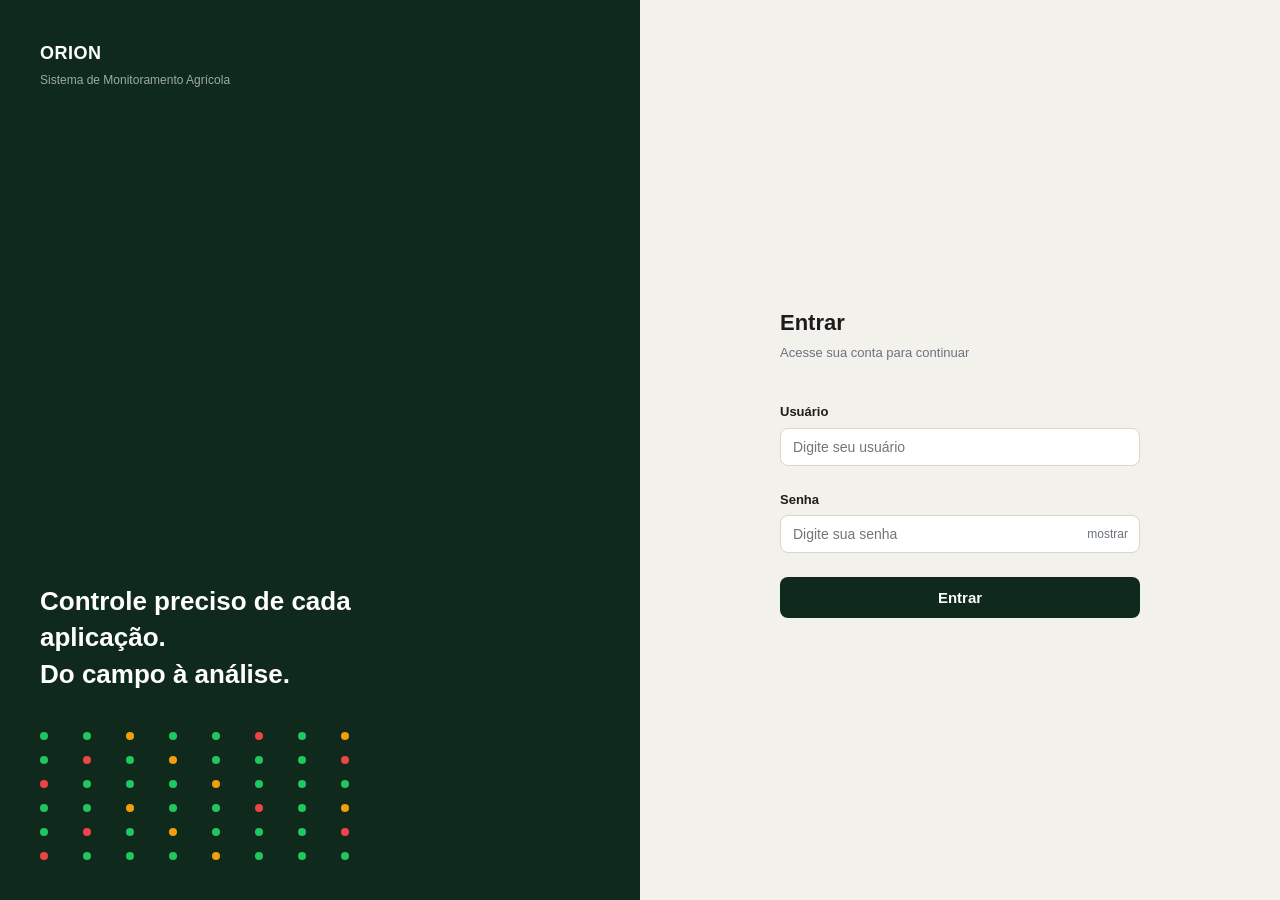
<file: orion-frontend/orion-frontend/index.html>
<!DOCTYPE html>
<html lang="pt-BR">
<head>
    <meta charset="UTF-8">
    <meta name="viewport" content="width=device-width, initial-scale=1.0">
    <title>Orion - Entrar</title>

    <link rel="stylesheet" href="css/style.css">
</head>
<body>
    <div class="login-page">
       
        <aside class="login-hero">
            <div class="login-hero__brand">
                <span class="login-hero__brand-name">ORION</span>
                <span class="login-hero__brand-tag">Sistema de Monitoramento Agrícola</span>
            </div>

            <div class="login-hero__content">
                <h1 class="login-hero__headline">
                    Controle preciso de cada aplicação.<br>
                    Do campo à análise.
                </h1>

                
                <div class="talhao-grid" aria-hidden="true">
                    <span class="dot dot--green"></span>
                    <span class="dot dot--green"></span>
                    <span class="dot dot--orange"></span>
                    <span class="dot dot--green"></span>
                    <span class="dot dot--green"></span>
                    <span class="dot dot--red"></span>
                    <span class="dot dot--green"></span>
                    <span class="dot dot--orange"></span>

                    <span class="dot dot--green"></span>
                    <span class="dot dot--red"></span>
                    <span class="dot dot--green"></span>
                    <span class="dot dot--orange"></span>
                    <span class="dot dot--green"></span>
                    <span class="dot dot--green"></span>
                    <span class="dot dot--green"></span>
                    <span class="dot dot--red"></span>

                    <span class="dot dot--red"></span>
                    <span class="dot dot--green"></span>
                    <span class="dot dot--green"></span>
                    <span class="dot dot--green"></span>
                    <span class="dot dot--orange"></span>
                    <span class="dot dot--green"></span>
                    <span class="dot dot--green"></span>
                    <span class="dot dot--green"></span>

                    <span class="dot dot--green"></span>
                    <span class="dot dot--green"></span>
                    <span class="dot dot--orange"></span>
                    <span class="dot dot--green"></span>
                    <span class="dot dot--green"></span>
                    <span class="dot dot--red"></span>
                    <span class="dot dot--green"></span>
                    <span class="dot dot--orange"></span>

                    <span class="dot dot--green"></span>
                    <span class="dot dot--red"></span>
                    <span class="dot dot--green"></span>
                    <span class="dot dot--orange"></span>
                    <span class="dot dot--green"></span>
                    <span class="dot dot--green"></span>
                    <span class="dot dot--green"></span>
                    <span class="dot dot--red"></span>

                    <span class="dot dot--red"></span>
                    <span class="dot dot--green"></span>
                    <span class="dot dot--green"></span>
                    <span class="dot dot--green"></span>
                    <span class="dot dot--orange"></span>
                    <span class="dot dot--green"></span>
                    <span class="dot dot--green"></span>
                    <span class="dot dot--green"></span>
                </div>
            </div>
        </aside>

   
        <main class="login-form-painel">
            <form class="login-form" id="loginForm" novalidate>
                <h2 class="login-form__title">Entrar</h2>
                <p class="login-form__subtitle">Acesse sua conta para continuar</p>

                <div class="field">
                    <label for="usuario">Usuário</label>
                    <input type="text" id="usuario" name="usuario" placeholder="Digite seu usuário" autocomplete="username">
                </div>

                <div class="field">
                    <label for="senha">Senha</label>
                    <div class="field__password-wrapper">
                        <input type="password" id="senha" name="senha" placeholder="Digite sua senha" autocomplete="current-password">
                        <button type="button" class="field__toggle" id="toggleSenha">mostrar</button>
                    </div>
                </div>

                <button type="submit" class="btn-primary" id="btnEntrar">Entrar</button>

                <p class="login-form__error" id="loginError" hidden>
                    Usuário ou senha inválidos.
                </p>
            </form>
        </main>

    </div>

    <script src="js/dados.js"></script>
    <script src="js/script.js"></script>
</body>
</html>
</file>
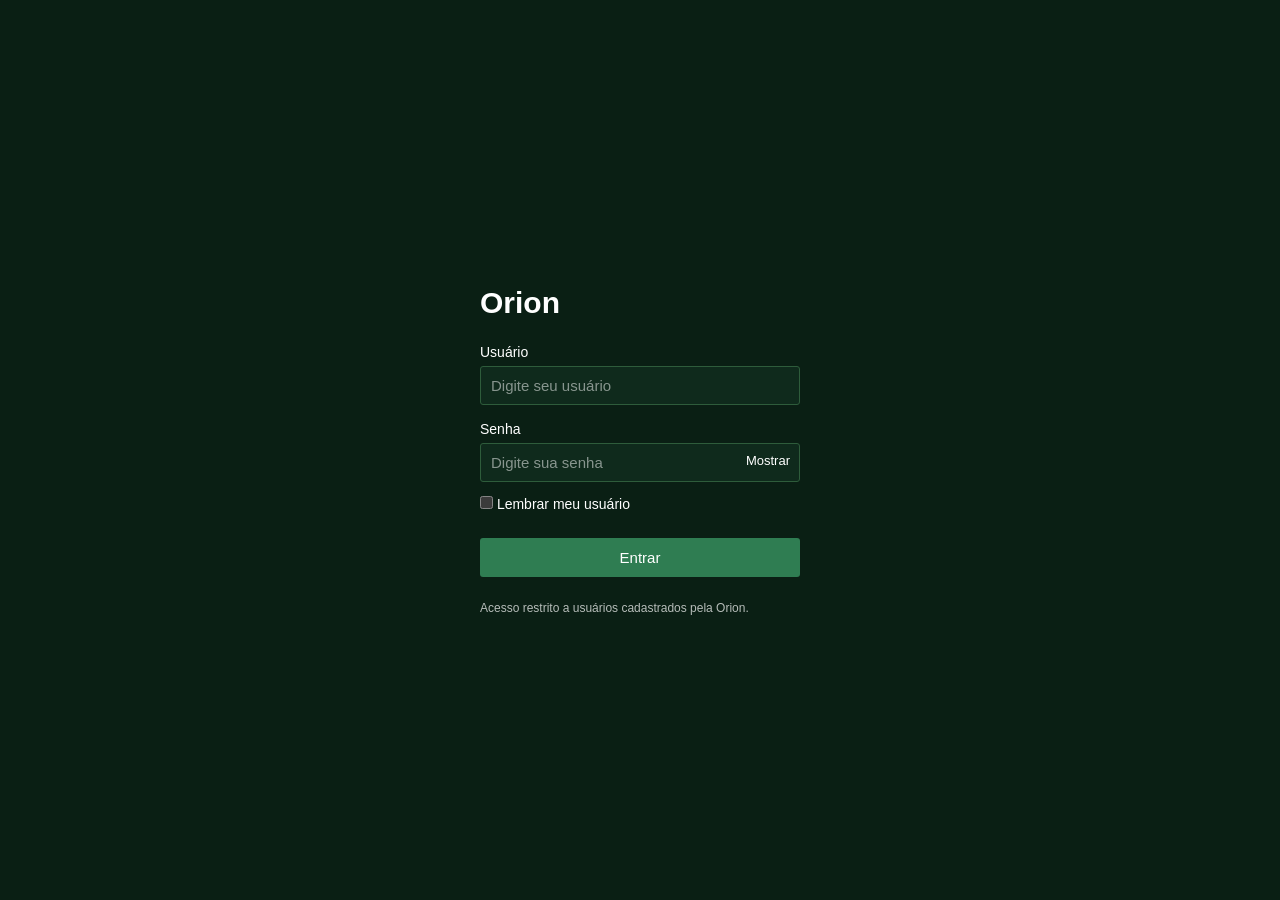
<file: Orion - Login/Projeto Orion - Login/Projeto Orion - Teste/index.html>
<!DOCTYPE html>
<html lang="pt-BR">
<head>
    <meta charset="UTF-8">
    <meta name="viewport" content="width=device-width, initial-scale=1.0">
    <title>Orion - Entrar</title>
    <link rel="stylesheet" href="css/style.css">
</head>
<body>
    <form id="loginForm" novalidate>
        <h1>Orion</h1>

        <label for="usuario">Usuário</label>
        <input type="text" id="usuario" placeholder="Digite seu usuário" autocomplete="username">

        <label for="senha">Senha</label>
        <div class="campo-senha">
            <input type="password" id="senha" placeholder="Digite sua senha" autocomplete="current-password">
            <button type="button" class="mostrar" id="toggleSenha">Mostrar</button>
        </div>

        <label class="lembrar">
            <input type="checkbox" id="lembrar"> Lembrar meu usuário
        </label>

        <button type="submit" class="btn" id="btnEntrar">Entrar</button>

        <p class="mensagem erro" id="loginError"></p>
        <p class="mensagem sucesso" id="loginSucesso"></p>

        <p class="nota">Acesso restrito a usuários cadastrados pela Orion.</p>
    </form>

    <script src="js/dados.js"></script>
    <script src="js/script.js"></script>
</body>
</html>
</file>
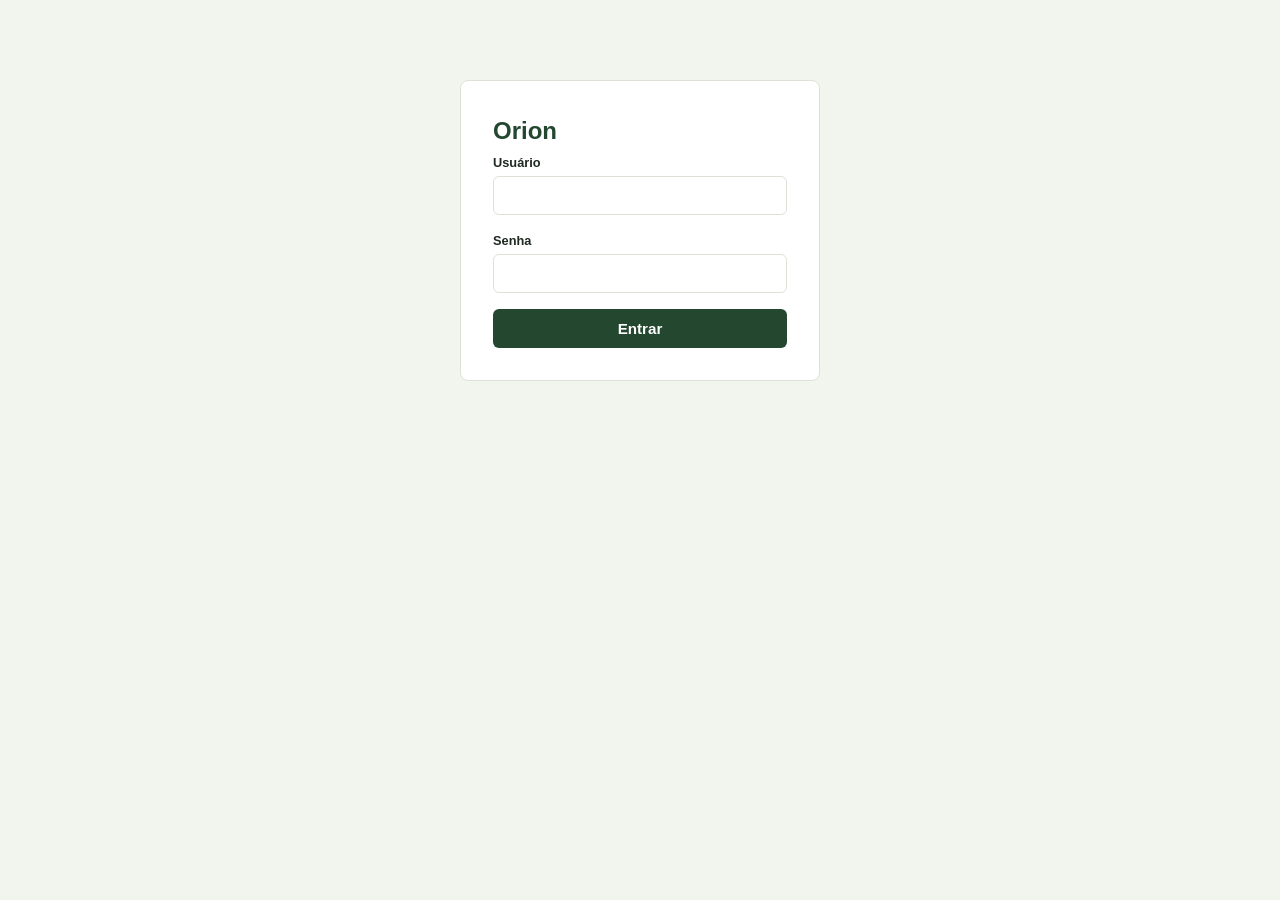
<file: dashboard.html>
<!DOCTYPE html>
<html lang="pt-br">
<head>
    <meta charset="UTF-8">
    <meta name="viewport" content="width=device-width, initial-scale=1.0">
    <title>Painel de Inteligência Climática — Orion</title>
    <link rel="stylesheet" href="dashboard.css">
</head>
<body>


    <div id="tela-login" class="login-caixa">
        <h1>Orion</h1>
        <form id="form-login">
            <label for="usuario">Usuário</label>
            <input type="text" id="usuario" autocomplete="username" required>
            <label for="senha">Senha</label>
            <input type="password" id="senha" autocomplete="current-password" required>
            <button type="submit" id="botao-entrar">Entrar</button>
        </form>
        <p class="login-erro" id="login-erro" style="display:none;"></p>
    </div>


    <div id="tela-dashboard" style="display:none;">
        <header class="topo">
            <div>
                <h1>Orion</h1>
            </div>
            <div class="topo__usuario">
                <strong id="nome-usuario">—</strong>
                <span id="papel-usuario">—</span>
                <br>
                <button class="botao-sair" id="botao-sair">Sair</button>
            </div>
        </header>

        <main>
            <section class="resumo" id="resumo-cartoes">
                <div class="cartao">
                    <span class="cartao-numero" id="num-total">0</span>
                    <span class="cartao-texto">talhões no período</span>
                </div>
                <div class="cartao favoravel">
                    <span class="cartao-numero" id="num-favoravel">0</span>
                    <span class="cartao-texto">favorável</span>
                </div>
                <div class="cartao moderado">
                    <span class="cartao-numero" id="num-moderado">0</span>
                    <span class="cartao-texto">moderado</span>
                </div>
                <div class="cartao desfavoravel">
                    <span class="cartao-numero" id="num-desfavoravel">0</span>
                    <span class="cartao-texto">desfavorável</span>
                </div>
            </section>

            <p class="aviso" id="aviso-semdado" style="display:none;"></p>
            <p class="aviso aviso-ilustrativo">
                <strong>Nota:</strong> as colunas de dose prescrita/aplicada, desvio e motivo provável do
                desvio são ilustrativas — a Orion ainda não possui, hoje, uma forma de medir
                automaticamente quanto de bioinsumo foi de fato aplicado em campo. Quando o desvio foge
                do esperado, o motivo provável cruza isso com o clima real do dia (mesma fonte da coluna
                de Classificação climática) para apontar chuva ou vento forte como possível fator. As
                colunas de clima (chuva, vento e classificação) são calculadas a partir de dados reais.
            </p>

            <section>
                <h2>Aplicação de bioinsumo e condição climática por talhão</h2>
                <div class="tabela-caixa">
                    <table>
                        <thead>
                            <tr>
                                <th>Talhão</th>
                                <th id="th-produtor" style="display:none;">Produtor</th>
                                <th>Data</th>
                                <th class="num">Dose prescrita</th>
                                <th class="num">Dose aplicada*</th>
                                <th class="num">Desvio*</th>
                                <th>Status aplicação*</th>
                                <th class="motivo">Motivo provável do desvio*</th>
                                <th class="num">Chuva (mm)</th>
                                <th class="num">Vento (km/h)</th>
                                <th>Classificação clima</th>
                                <th>Motivo</th>
                            </tr>
                        </thead>
                        <tbody id="corpo-tabela">
                            <tr><td colspan="11" class="vazio">Carregando...</td></tr>
                        </tbody>
                    </table>
                </div>
            </section>
        </main>
    </div>

    <script>

        const ehLocal = window.location.protocol === "file:"
            || window.location.hostname === "127.0.0.1"
            || window.location.hostname === "localhost";
        const API_BASE = ehLocal ? "http://127.0.0.1:5000" : window.location.origin;

        const telaLogin = document.getElementById("tela-login");
        const telaDashboard = document.getElementById("tela-dashboard");
        const formLogin = document.getElementById("form-login");
        const loginErro = document.getElementById("login-erro");
        const botaoEntrar = document.getElementById("botao-entrar");
        const botaoSair = document.getElementById("botao-sair");

        function mapaClasse(classificacao) {
            switch (classificacao) {
                case "Favorável": return "favoravel";
                case "Moderado": return "moderado";
                case "Desfavorável": return "desfavoravel";
                default: return "semdado";
            }
        }

        function mapaClasseStatus(status) {
            switch (status) {
                case "Dentro do esperado": return "favoravel";
                case "Abaixo do esperado": return "moderado";
                case "Acima do esperado": return "desfavoravel";
                default: return "semdado";
            }
        }

        function formatarDataBR(dataISO) {
            const [ano, mes, dia] = dataISO.split("-");
            return `${dia}/${mes}`;
        }

        function renderizarPainel(dados) {
            document.getElementById("nome-usuario").textContent = dados.nome;
            document.getElementById("papel-usuario").textContent =
                dados.papel === "orion" ? "Equipe Orion" : "Produtor";

            const talhoes = dados.talhoes;
            const vePapel = dados.papel === "orion";
            document.getElementById("th-produtor").style.display = vePapel ? "" : "none";

            const contagem = { "Favorável": 0, "Moderado": 0, "Desfavorável": 0, "Sem dado disponível": 0 };
            talhoes.forEach(t => { contagem[t.classificacao] = (contagem[t.classificacao] || 0) + 1; });

            document.getElementById("num-total").textContent = talhoes.length;
            document.getElementById("num-favoravel").textContent = contagem["Favorável"];
            document.getElementById("num-moderado").textContent = contagem["Moderado"];
            document.getElementById("num-desfavoravel").textContent = contagem["Desfavorável"];

            const avisoSemDado = document.getElementById("aviso-semdado");
            if (contagem["Sem dado disponível"] > 0) {
                avisoSemDado.style.display = "block";
                avisoSemDado.innerHTML =
                    `<strong>${contagem["Sem dado disponível"]} talhão(ões)</strong> sem dado climático disponível ` +
                    `(a data da aplicação está fora do período coberto pelo histórico de clima registrado).`;
            } else {
                avisoSemDado.style.display = "none";
            }

            const corpo = document.getElementById("corpo-tabela");
            corpo.innerHTML = "";

            if (talhoes.length === 0) {
                corpo.innerHTML = `<tr><td colspan="11" class="vazio">Nenhum talhão encontrado.</td></tr>`;
                return;
            }

            talhoes.forEach(t => {
                const classe = mapaClasse(t.classificacao);
                const classeStatus = mapaClasseStatus(t.status_aplicacao);
                const chuva = t.chuva_mm !== null && t.chuva_mm !== undefined ? t.chuva_mm.toFixed(1) : "—";
                const vento = t.vento_kmh !== null && t.vento_kmh !== undefined ? t.vento_kmh.toFixed(1) : "—";
                const desvioFormatado = (t.desvio_pct > 0 ? "+" : "") + t.desvio_pct.toFixed(1) + "%";

                const linha = document.createElement("tr");
                linha.innerHTML = `
                    <td><strong>${t.talhao}</strong></td>
                    ${vePapel ? `<td>${t.produtor}</td>` : ""}
                    <td>${formatarDataBR(t.data)}</td>
                    <td class="num">${t.dose_prescrita}</td>
                    <td class="num">${t.dose_aplicada}</td>
                    <td class="num">${desvioFormatado}</td>
                    <td><span class="selo ${classeStatus}">${t.status_aplicacao}</span></td>
                    <td class="motivo">${t.motivo_desvio}</td>
                    <td class="num">${chuva}</td>
                    <td class="num">${vento}</td>
                    <td><span class="selo ${classe}">${t.classificacao}</span></td>
                    <td class="motivo">${t.motivo}</td>
                `;
                corpo.appendChild(linha);
            });
        }

        async function fazerLogin(usuario, senha) {
            const resposta = await fetch(`${API_BASE}/login`, {
                method: "POST",
                headers: { "Content-Type": "application/json" },
                body: JSON.stringify({ usuario, senha }),
            });
            const dados = await resposta.json();
            if (!resposta.ok || !dados.sucesso) {
                throw new Error(dados.motivo || "Não foi possível entrar.");
            }
            return dados;
        }

        formLogin.addEventListener("submit", async (evento) => {
            evento.preventDefault();
            loginErro.style.display = "none";
            botaoEntrar.disabled = true;
            botaoEntrar.textContent = "Entrando...";

            const usuario = document.getElementById("usuario").value.trim();
            const senha = document.getElementById("senha").value;

            try {
                const dados = await fazerLogin(usuario, senha);
                sessionStorage.setItem("orion_usuario", usuario);
                sessionStorage.setItem("orion_senha", senha);
                renderizarPainel(dados);
                telaLogin.style.display = "none";
                telaDashboard.style.display = "block";
            } catch (erro) {
                loginErro.textContent = erro.message.includes("fetch") || erro.message.includes("Failed")
                    ? "Não foi possível conectar ao servidor. Verifique se o Flask (app.py) está rodando em 127.0.0.1:5000."
                    : erro.message;
                loginErro.style.display = "block";
            } finally {
                botaoEntrar.disabled = false;
                botaoEntrar.textContent = "Entrar";
            }
        });

        botaoSair.addEventListener("click", () => {
            sessionStorage.removeItem("orion_usuario");
            sessionStorage.removeItem("orion_senha");
            telaDashboard.style.display = "none";
            telaLogin.style.display = "block";
            document.getElementById("form-login").reset();
        });

        (async () => {
            const usuarioSalvo = sessionStorage.getItem("orion_usuario");
            const senhaSalva = sessionStorage.getItem("orion_senha");
            if (usuarioSalvo && senhaSalva) {
                try {
                    const dados = await fazerLogin(usuarioSalvo, senhaSalva);
                    renderizarPainel(dados);
                    telaLogin.style.display = "none";
                    telaDashboard.style.display = "block";
                } catch (erro) {
                    sessionStorage.removeItem("orion_usuario");
                    sessionStorage.removeItem("orion_senha");
                }
            }
        })();
    </script>
</body>
</html>
</file>
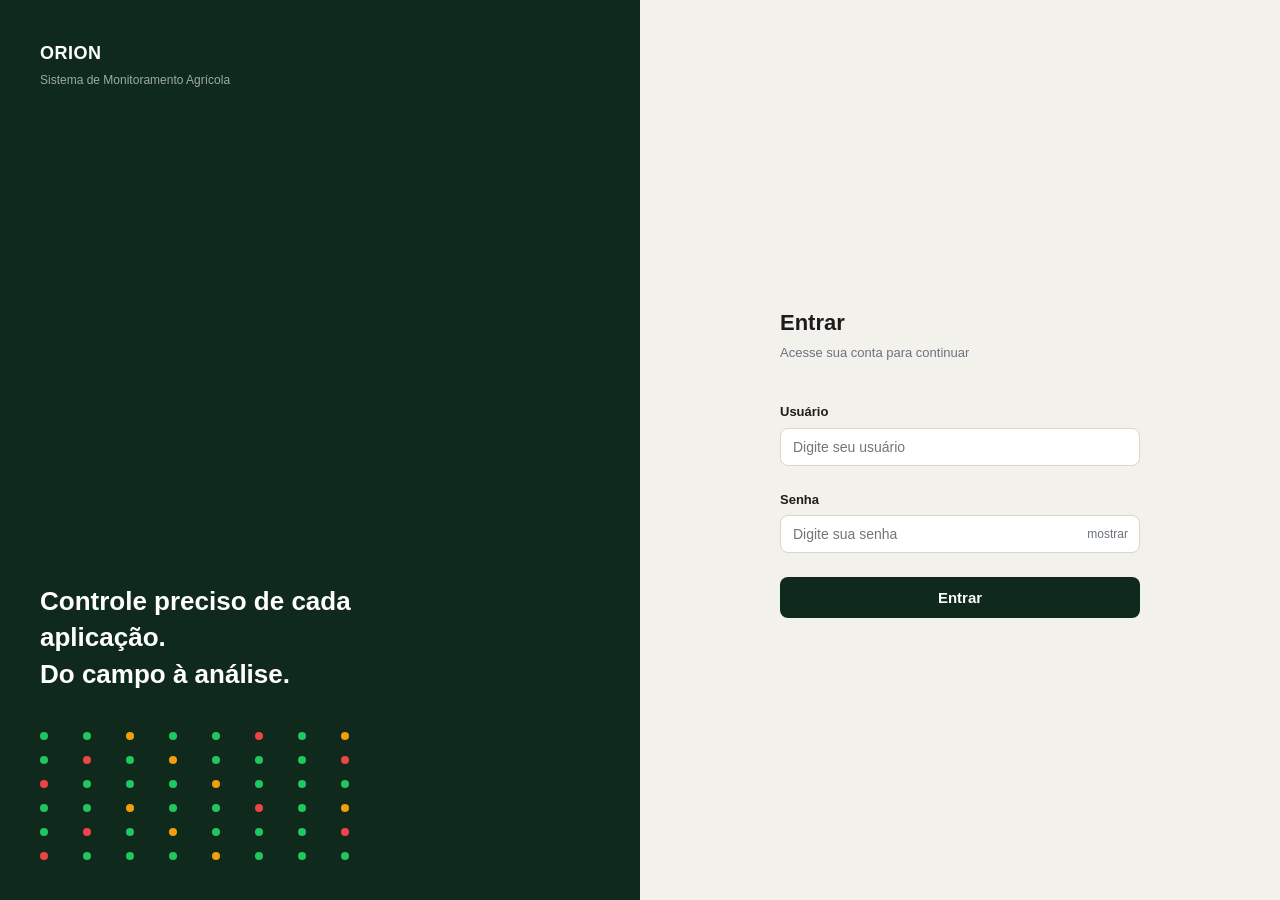
<file: orion-frontend/orion-frontend/painel.html>
<!DOCTYPE html>
<html lang="pt-BR">
<head>
    <meta charset="UTF-8">
    <meta name="viewport" content="width=device-width, initial-scale=1.0">
    <title>Orion</title>
    <link rel="stylesheet" href="css/style.css">
</head>
<body class="app">
    <aside class="sidebar">
        <div class="sidebar__brand">
            <strong>ORION</strong>
            <small id="perfil"></small>
        </div>
        <div class="sidebar__user">
            <span class="avatar" id="avatar"></span>
            <div><span id="nomeUsuario"></span><small id="papelUsuario"></small></div>
        </div>
        <nav id="menu"></nav>
        <div class="sidebar__footer">
            <button data-pagina="config">Configurações</button>
            <button id="sair">Sair</button>
        </div>
    </aside>

    <main class="conteudo" id="conteudo"></main>

    <script src="js/dados.js"></script>
    <script src="js/app.js"></script>
</body>
</html>
</file>
<file: orion-frontend/orion-frontend/css/style.css>
*{
    margin: 0;
    padding: 0;
    box-sizing: border-box;
}


:root {
  
    --verde-escuro: #0f2a1c;
    --verde-escuro-2: #16351f;
    --verde-brilhante: #22c55e;   
    --laranja: #f59e0b;
    --vermelho: #ef4444;

    --fundo-claro: #f2f1ec;      
    --branco: #ffffff;
    --texto-escuro: #1c1c1c;
    --texto-cinza: #6b7280;
    --borda: #d8d6cd;

    --fonte-base: "Segoe UI", Roboto, Helvetica, Arial, sans-serif;

    --espaco-xs: 8px;
    --espaco-sm: 16px;
    --espaco-md: 24px;
    --espaco-lg: 40px;
    --espaco-xl: 64px;

    --raio: 8px;
}


body {
  font-family: var(--fonte-base);
  color: var(--texto-escuro);
  line-height: 1.5;
}



.btn-primary {
  width: 100%;
  padding: 12px var(--espaco-md);
  background-color: var(--verde-escuro);
  color: var(--branco);
  border: none;
  border-radius: var(--raio);
  font-size: 15px;
  font-weight: 600;
  cursor: pointer;
  transition: background-color 0.15s ease;
}
 
.btn-primary:hover {
  background-color: var(--verde-escuro-2);
}
 
.btn-primary:disabled {
  background-color: #a8b3ac;
  cursor: not-allowed;
}
 
.field {
  display: flex;
  flex-direction: column;
  gap: 6px;
  margin-bottom: var(--espaco-md);
}
 
.field label {
  font-size: 13px;
  font-weight: 600;
  color: var(--texto-escuro);
}
 
.field input {
  padding: 10px 12px;
  border: 1px solid var(--borda);
  border-radius: var(--raio);
  font-size: 14px;
  background-color: var(--branco);
}
 
.field input:focus {
  outline: none;
  border-color: var(--verde-escuro);
  box-shadow: 0 0 0 3px rgba(15, 42, 28, 0.12);
}
 
.field__password-wrapper {
  position: relative;
  display: flex;
  align-items: center;
}
 
.field__password-wrapper input {
  flex: 1;
  padding-right: 70px;
}
 
.field__toggle {
  position: absolute;
  right: 12px;
  background: none;
  border: none;
  color: var(--texto-cinza);
  font-size: 12px;
  cursor: pointer;
}


.dot {
  display: inline-block;
  width: 8px;
  height: 8px;
  border-radius: 50%;
}
 
.dot--green  { background-color: var(--verde-brilhante); }
.dot--orange { background-color: var(--laranja); }
.dot--red    { background-color: var(--vermelho); }


.login-page {
  display: flex;
  min-height: 100vh;
}


.login-hero {
  flex: 1 1 50%;
  background-color: var(--verde-escuro);
  color: var(--branco);
  display: flex;
  flex-direction: column;
  justify-content: space-between;
  padding: var(--espaco-lg);
}
 
.login-hero__brand-name {
  display: block;
  font-size: 18px;
  font-weight: 700;
  letter-spacing: 0.5px;
}
 
.login-hero__brand-tag {
  display: block;
  font-size: 12px;
  color: rgba(255, 255, 255, 0.6);
  margin-top: 4px;
}
 
.login-hero__content {
  max-width: 420px;
}
 
.login-hero__headline {
  font-size: 26px;
  font-weight: 600;
  line-height: 1.4;
  margin-bottom: var(--espaco-lg);
}
 
.talhao-grid {
  display: grid;
  grid-template-columns: repeat(8, 1fr);
  gap: var(--espaco-sm) var(--espaco-md);
  max-width: 320px;
}
 
/* Painel direito (claro, com o formulário) */
.login-form-painel {
  flex: 1 1 50%;
  background-color: var(--fundo-claro);
  display: flex;
  align-items: center;
  justify-content: center;
  padding: var(--espaco-lg);
}
 
.login-form {
  width: 100%;
  max-width: 360px;
}
 
.login-form__title {
  font-size: 22px;
  font-weight: 700;
  margin-bottom: 4px;
}
 
.login-form__subtitle {
  font-size: 13px;
  color: var(--texto-cinza);
  margin-bottom: var(--espaco-lg);
}
 
.login-form__error {
  margin-top: var(--espaco-sm);
  font-size: 13px;
  color: var(--vermelho);
}


@media (max-width: 800px) {
  .login-page {
    flex-direction: column;
  }
 
  .login-hero {
    padding: var(--espaco-md);
  }
 
  .login-hero__headline {
    font-size: 20px;
  }
 
  .talhao-grid {
    display: none;
  }
}



.app { display: flex; min-height: 100vh; background-color: var(--fundo-claro); }


.sidebar {
  width: 220px;
  flex-shrink: 0;
  height: 100vh;
  position: sticky;
  top: 0;
  display: flex;
  flex-direction: column;
  gap: var(--espaco-md);
  padding: var(--espaco-md) var(--espaco-sm);
  background-color: var(--verde-escuro);
  color: var(--branco);
}
.sidebar__brand strong { display: block; color: var(--verde-brilhante); letter-spacing: 2px; font-size: 14px; }
.sidebar small { display: block; font-size: 11px; color: rgba(255, 255, 255, 0.55); }
.sidebar__user {
  display: flex; align-items: center; gap: 10px;
  padding: 10px; font-size: 13px;
  background-color: var(--verde-escuro-2); border-radius: var(--raio);
}
.avatar {
  width: 30px; height: 30px; border-radius: 50%;
  display: grid; place-items: center; font-weight: 700;
  background-color: var(--verde-brilhante); color: var(--verde-escuro);
}
.sidebar nav { flex: 1; display: flex; flex-direction: column; gap: 4px; }
.sidebar button {
  width: 100%; padding: 10px 12px; text-align: left;
  background: none; border: none; border-radius: var(--raio);
  color: rgba(255, 255, 255, 0.65); font: inherit; font-size: 14px; cursor: pointer;
}
.sidebar button:hover,
.sidebar button.ativo { background-color: var(--verde-escuro-2); color: var(--verde-brilhante); }


.conteudo { flex: 1; max-width: 920px; padding: var(--espaco-lg); }
.page-head { display: flex; justify-content: space-between; gap: var(--espaco-sm); margin-bottom: var(--espaco-md); }
.page-head h1 { font-size: 22px; }
.page-head p { font-size: 13px; color: var(--texto-cinza); }
.page-head__info { font-family: monospace; font-size: 12px; color: var(--verde-brilhante); }
h2 { font-size: 14px; margin: var(--espaco-md) 0 var(--espaco-xs); }


.stats { display: grid; grid-template-columns: repeat(auto-fit, minmax(150px, 1fr)); gap: var(--espaco-sm); margin-bottom: var(--espaco-md); }
.stat, .painel, .alerta, table { background-color: var(--branco); border: 1px solid var(--borda); border-radius: var(--raio); }
.stat { padding: var(--espaco-sm); display: flex; flex-direction: column; gap: 4px; }
.stat span { font-size: 12px; color: var(--texto-cinza); }
.stat strong { font-size: 26px; }
.stat small { font-size: 12px; color: var(--texto-cinza); }
.painel { padding: var(--espaco-md); margin-bottom: var(--espaco-md); font-size: 14px; }
.painel p { margin-bottom: 4px; }
.rotulo { font-family: monospace; font-size: 12px; font-weight: 700; color: var(--verde-brilhante); }
.vazio { text-align: center; color: var(--texto-cinza); font-size: 13px; padding: var(--espaco-lg); }
.txt-green { color: var(--verde-brilhante); }
.txt-orange { color: var(--laranja); }
.txt-red { color: var(--vermelho); }


.filtros { display: flex; flex-wrap: wrap; align-items: center; gap: var(--espaco-xs); margin-bottom: var(--espaco-sm); }
.filtros input { flex: 1; min-width: 180px; padding: 9px 12px; border: 1px solid var(--borda); border-radius: var(--raio); font-size: 14px; }
.chip { padding: 6px 12px; border: none; border-radius: 6px; background: none; color: var(--texto-cinza); font-size: 13px; cursor: pointer; }
.chip.ativo { background-color: var(--verde-brilhante); color: var(--branco); }


table { width: 100%; border-collapse: separate; border-spacing: 0; overflow: hidden; font-size: 14px; }
th { text-align: left; padding: 12px 16px; font-size: 11px; color: var(--texto-cinza); background-color: var(--fundo-claro); }
td { padding: 14px 16px; border-top: 1px solid var(--borda); }
.badge { padding: 3px 10px; border-radius: 999px; font-size: 12px; }
.badge--green { background-color: #dcfce7; color: #15803d; }
.badge--orange { background-color: #fef3c7; color: #b45309; }
.badge--red { background-color: #fee2e2; color: #b91c1c; }
.badge-texto { display: flex; align-items: center; gap: 6px; color: var(--texto-escuro) !important; font-weight: 600; }


.aviso { padding: 12px 16px; margin-bottom: var(--espaco-sm); border: 1px solid #fde68a; border-radius: var(--raio); background-color: #fffbeb; color: #92400e; font-size: 13px; }
.alerta { display: flex; justify-content: space-between; align-items: center; gap: var(--espaco-sm); padding: 14px 16px; margin-bottom: var(--espaco-xs); border-left: 3px solid var(--borda); font-size: 14px; }
.alerta--orange { border-left-color: var(--laranja); }
.alerta--red { border-left-color: var(--vermelho); }
.alerta span { color: var(--texto-cinza); font-size: 13px; }
.alerta small { color: var(--verde-brilhante); font-family: monospace; }
.btn-outline { padding: 6px 12px; border: 1px solid var(--verde-brilhante); border-radius: 6px; background: none; color: #15803d; font-size: 12px; cursor: pointer; }


.talhoes { display: grid; grid-template-columns: repeat(auto-fill, minmax(90px, 1fr)); gap: var(--espaco-xs); }
.talhao { display: flex; flex-direction: column; align-items: center; gap: 6px; padding: 12px; border: 1px solid var(--borda); border-radius: var(--raio); background-color: var(--branco); font: inherit; font-size: 13px; cursor: pointer; }
.talhao:hover { border-color: var(--verde-escuro); }

@media (max-width: 800px) {
  .app { flex-direction: column; }
  .sidebar { width: 100%; height: auto; position: static; }
  .sidebar nav { flex-direction: row; flex-wrap: wrap; }
  .sidebar button { width: auto; }
  .sidebar__footer { display: flex; }
  .conteudo { padding: var(--espaco-md); }
}
</file>
<file: Orion - Login/Projeto Orion - Login/Projeto Orion - Teste/css/style.css>
* { margin: 0; padding: 0; box-sizing: border-box; }

body {
  font-family: "Segoe UI", Roboto, "Helvetica Neue", Arial, sans-serif;
  background-color: #0a1f14;
  color: white;
  color-scheme: dark;
  min-height: 100vh;
  display: flex;
  align-items: center;
  justify-content: center;
  padding: 20px;
}

form { width: 100%; max-width: 320px; }
h1 { font-size: 30px; font-weight: 600; margin-bottom: 24px; }
label { display: block; margin: 16px 0 6px; font-size: 14px; }

input[type="text"], input[type="password"] {
  width: 100%;
  padding: 10px;
  font-family: inherit;
  font-size: 15px;
  color: white;
  background-color: #0f2a1c;
  border: 1px solid #2e5c3b;
  border-radius: 3px;
}
input:focus { outline: none; border-color: white; }
input::placeholder { color: white; opacity: 0.5; }

.campo-senha { position: relative; }
.campo-senha input { padding-right: 70px; }
.mostrar {
  position: absolute;
  right: 10px;
  top: 10px;
  background: none;
  border: none;
  color: white;
  font-family: inherit;
  font-size: 13px;
  cursor: pointer;
}

.lembrar { margin-top: 14px; font-size: 14px; cursor: pointer; }

.btn {
  width: 100%;
  padding: 11px;
  margin-top: 20px;
  background-color: #2f7d52;
  color: white;
  font-family: inherit;
  font-size: 15px;
  border: none;
  border-radius: 3px;
  cursor: pointer;
}
.btn:hover { background-color: #379462; }
.btn:disabled { background-color: #4b6355; cursor: not-allowed; }

.mensagem { margin-top: 14px; font-size: 14px; }
.erro { color: #ff7070; }
.sucesso { color: #6fdc96; }
.nota { margin-top: 24px; font-size: 12px; opacity: 0.7; }
</file>
<file: dashboard.css>
:root {
  --fundo: #f2f4ee;
  --papel: #fff;
  --texto: #1f2a22;
  --texto-suave: #5b665e;
  --linha: #dde2d8;
  --verde: #24472f;


  --favoravel: #3b8a4e;
  --favoravel-fundo: #e3f1e6;
  --moderado: #b7791f;
  --moderado-fundo: #fbefd5;
  --desfavoravel: #b5432f;
  --desfavoravel-fundo: #f8e1dc;
  --semdado: #6b7280;
  --semdado-fundo: #e8e8e4;
}

* {
  box-sizing: border-box;
}

body {
  margin: 0;
  background: var(--fundo);
  color: var(--texto);
  font-family: Arial, Helvetica, sans-serif;
  line-height: 1.5;
}


.topo {
  background: var(--verde);
  color: #fff;
  padding: 24px 32px;
  display: flex;
  justify-content: space-between;
  align-items: flex-start;
  flex-wrap: wrap;
  gap: 12px;
}
.topo h1 {
  margin: 0;
  font-size: 1.8rem;
}
.topo p {
  margin: 4px 0 0;
  color: #cfe0d3;
  font-size: 0.95rem;
}
.topo__usuario {
  text-align: right;
  font-size: 0.85rem;
  color: #cfe0d3;
}
.topo__usuario strong {
  display: block;
  color: #fff;
  font-size: 0.95rem;
}
.botao-sair {
  margin-top: 8px;
  padding: 6px 14px;
  border: 1px solid rgba(255, 255, 255, 0.4);
  border-radius: 6px;
  background: none;
  color: #fff;
  font-size: 0.8rem;
  cursor: pointer;
}
.botao-sair:hover {
  background: rgba(255, 255, 255, 0.1);
}

main {
  max-width: 1200px;
  margin: 0 auto;
  padding: 24px 20px 48px;
}

h2 {
  font-size: 1.25rem;
  margin: 32px 0 12px;
}


.login-caixa {
  max-width: 360px;
  margin: 80px auto;
  background: var(--papel);
  border: 1px solid var(--linha);
  border-radius: 8px;
  padding: 32px;
}
.login-caixa h1 {
  margin: 0 0 4px;
  font-size: 1.5rem;
  color: var(--verde);
}
.login-caixa p {
  margin: 0 0 24px;
  font-size: 0.85rem;
  color: var(--texto-suave);
}
.login-caixa label {
  display: block;
  font-size: 0.8rem;
  font-weight: bold;
  margin-bottom: 4px;
}
.login-caixa input {
  width: 100%;
  padding: 10px 12px;
  margin-bottom: 16px;
  border: 1px solid var(--linha);
  border-radius: 6px;
  font-size: 0.95rem;
}
.login-caixa button {
  width: 100%;
  padding: 11px;
  background: var(--verde);
  color: #fff;
  border: none;
  border-radius: 6px;
  font-size: 0.95rem;
  font-weight: bold;
  cursor: pointer;
}
.login-caixa button:hover {
  background: #1a3522;
}
.login-caixa button:disabled {
  background: #a8b3ac;
  cursor: not-allowed;
}
.login-erro {
  margin-top: 12px;
  font-size: 0.85rem;
  color: var(--desfavoravel);
}


.resumo {
  display: grid;
  grid-template-columns: repeat(4, 1fr);
  gap: 16px;
}

.cartao {
  background: var(--papel);
  border: 1px solid var(--linha);
  border-left: 6px solid var(--verde);
  border-radius: 6px;
  padding: 16px 20px;
}
.cartao.favoravel { border-left-color: var(--favoravel); }
.cartao.moderado { border-left-color: var(--moderado); }
.cartao.desfavoravel { border-left-color: var(--desfavoravel); }
.cartao.semdado { border-left-color: var(--semdado); }

.cartao-numero {
  display: block;
  font-size: 2.4rem;
  font-weight: bold;
  line-height: 1.1;
}
.cartao-texto {
  font-size: 0.9rem;
  color: var(--texto-suave);
}

.aviso {
  font-size: 0.9rem;
  color: var(--texto-suave);
  margin-top: 16px;
}

.aviso-ilustrativo {
  background: var(--moderado-fundo);
  border: 1px solid var(--moderado);
  border-radius: 6px;
  padding: 10px 14px;
  color: var(--texto);
}


.tabela-caixa {
  background: var(--papel);
  border: 1px solid var(--linha);
  border-radius: 6px;
  overflow-x: auto;
}

table {
  width: 100%;
  border-collapse: collapse;
  font-size: 0.9rem;
}

th, td {
  padding: 10px 12px;
  text-align: left;
  border-bottom: 1px solid var(--linha);
  white-space: nowrap;
}
th {
  background: #eaeee4;
}
tbody tr:last-child td {
  border-bottom: none;
}
tbody tr:hover {
  background: #f8faf5;
}

.num {
  text-align: right;
}
th.num {
  text-align: right;
}

.motivo {
  white-space: normal;
  min-width: 260px;
  color: var(--texto-suave);
}


.selo {
  display: inline-block;
  padding: 2px 10px;
  border-radius: 12px;
  font-size: 0.8rem;
  font-weight: bold;
}
.selo.favoravel { background: var(--favoravel-fundo); color: var(--favoravel); }
.selo.moderado { background: var(--moderado-fundo); color: var(--moderado); }
.selo.desfavoravel { background: var(--desfavoravel-fundo); color: var(--desfavoravel); }
.selo.semdado { background: var(--semdado-fundo); color: var(--semdado); }

.vazio {
  text-align: center;
  padding: 40px;
  color: var(--texto-suave);
}

@media (max-width: 800px) {
  .resumo {
    grid-template-columns: repeat(2, 1fr);
  }
  .topo {
    padding: 20px;
  }
}
</file>
